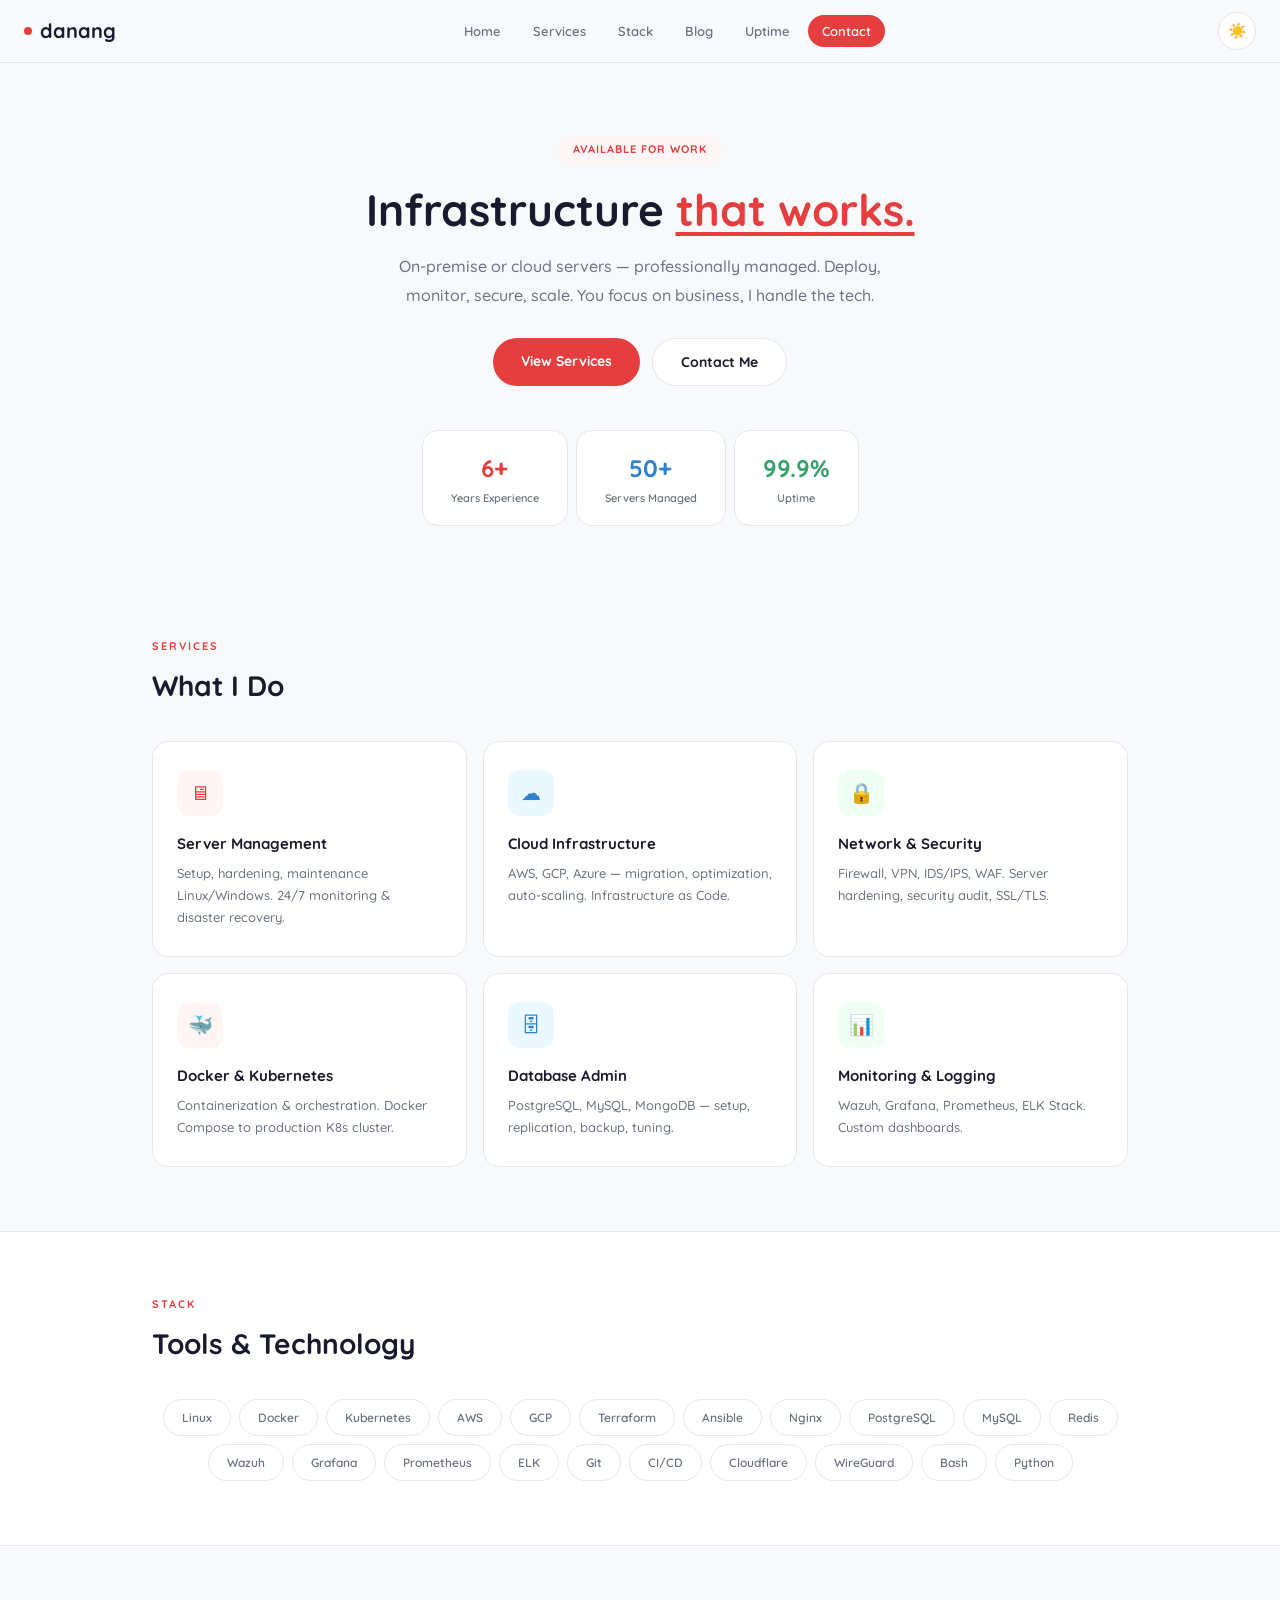
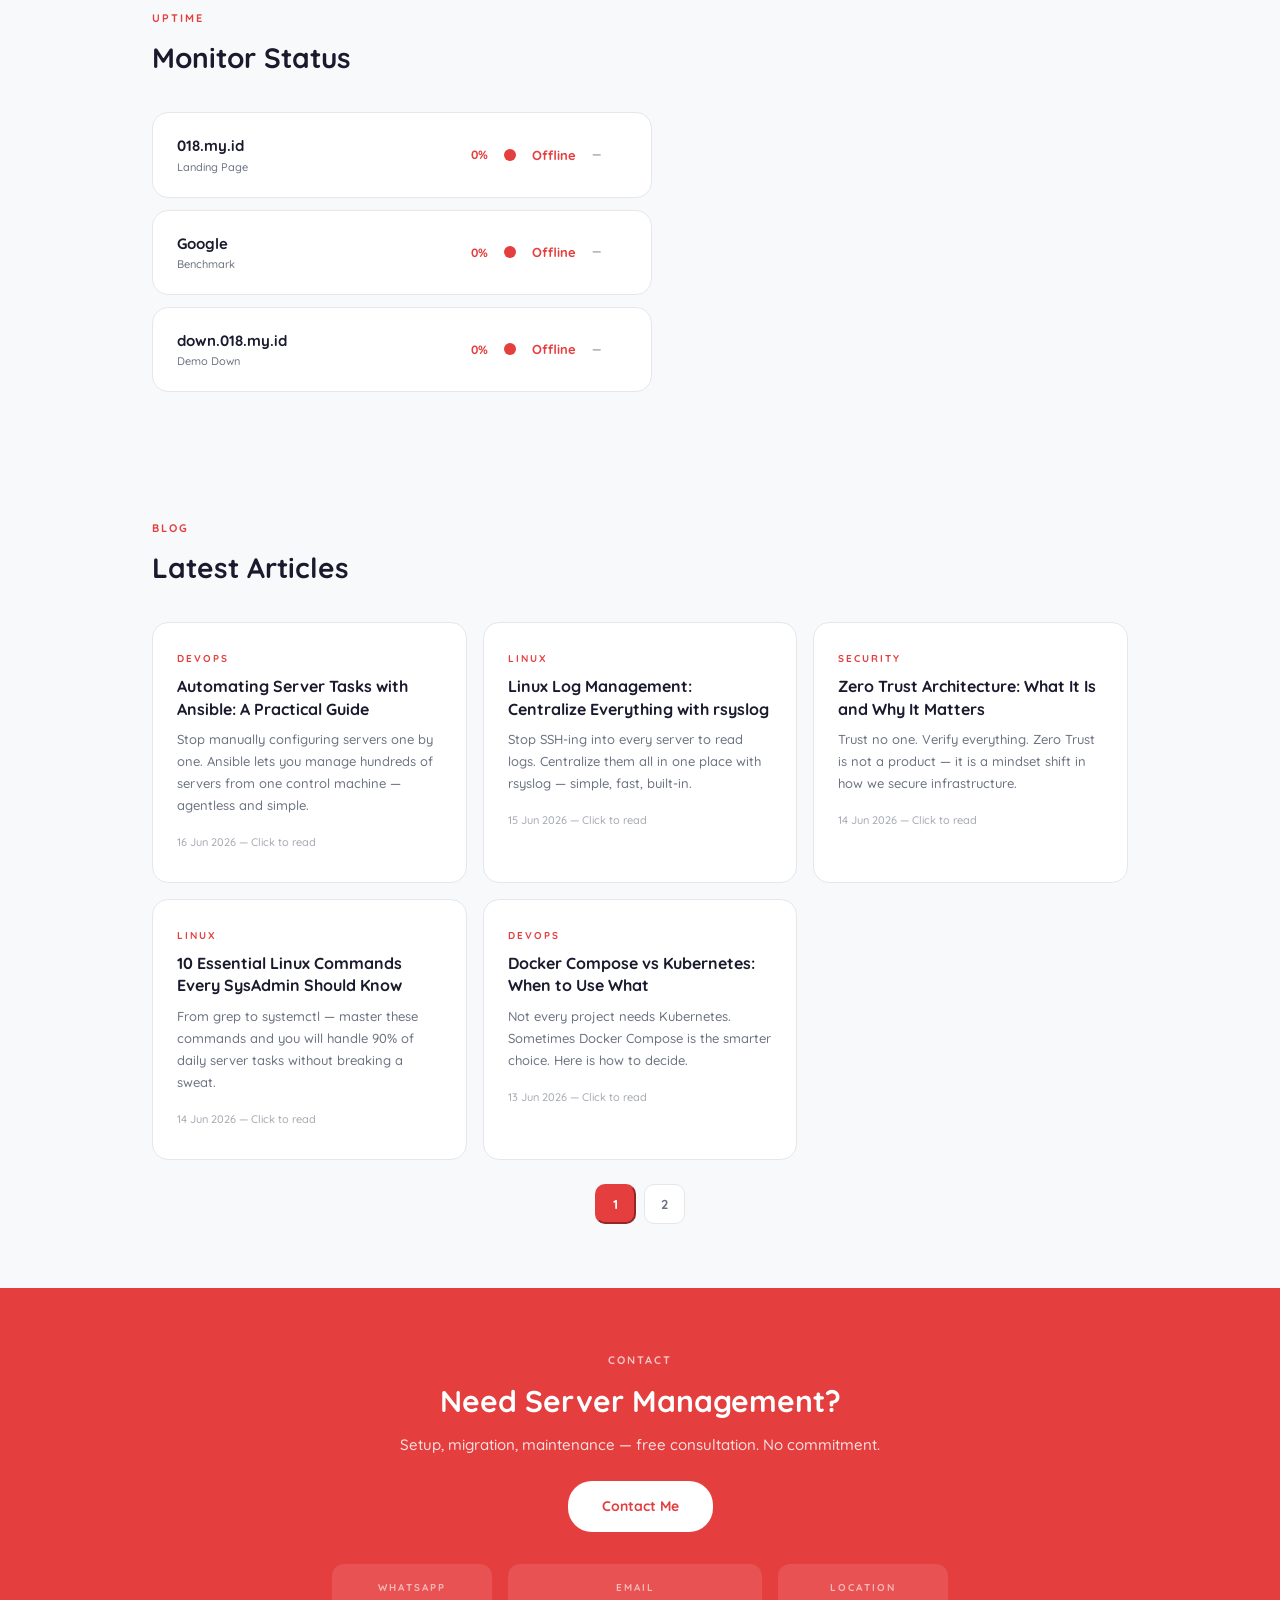
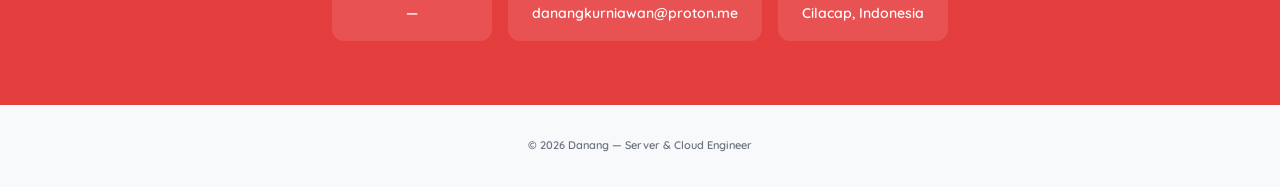
<file: index.html>
<!DOCTYPE html>
<html lang="en" class="light">
<head>
<meta charset="UTF-8">
<meta name="viewport" content="width=device-width,initial-scale=1.0">
<title>Danang — Server & Cloud Engineer</title>
<style>
@import url('https://fonts.googleapis.com/css2?family=Quicksand:wght@400;500;600;700&display=swap');

*{margin:0;padding:0;box-sizing:border-box}
html{scroll-behavior:smooth}
body{font-family:'Quicksand',-apple-system,sans-serif;line-height:1.6;font-weight:500}

:root {
  --bg:#f8f9fb; --bg-card:#fff; --text:#1a1a2e; --muted:#6b7280; --border:#e5e7eb;
  --red:#e53e3e; --red-light:#fff5f5; --red-dark:#c53030;
  --blue:#3182ce; --blue-light:#ebf8ff;
  --green:#38a169; --green-light:#f0fff4;
}
.dark {
  --bg:#111827; --bg-card:#1f2937; --text:#f3f4f6; --muted:#9ca3af; --border:#374151;
  --red-light:#3b1515; --blue-light:#15223b; --green-light:#153b21;
}

body{background:var(--bg);color:var(--text);transition:background 0.3s,color 0.3s}

nav{position:sticky;top:0;z-index:100;background:var(--bg);border-bottom:1px solid var(--border);padding:12px 24px;display:flex;justify-content:space-between;align-items:center}
.dark nav{background:var(--bg)}
nav .logo{font-size:20px;font-weight:700;display:flex;align-items:center;gap:8px;color:var(--text);text-decoration:none}
nav .logo .dot{width:8px;height:8px;background:var(--red);border-radius:50%}
nav .nav-links{display:flex;gap:4px;align-items:center;list-style:none}
nav .nav-links a{color:var(--muted);font-size:13px;font-weight:600;padding:8px 14px;border-radius:20px;transition:all 0.2s;text-decoration:none}
nav .nav-links a:hover{color:var(--red);background:var(--red-light)}
nav .right{display:flex;align-items:center;gap:8px}
nav .theme-btn{background:var(--bg-card);border:1px solid var(--border);color:var(--text);width:38px;height:38px;border-radius:50%;font-size:15px;display:flex;align-items:center;justify-content:center;cursor:pointer;transition:all 0.2s}
nav .theme-btn:hover{border-color:var(--red)}
nav .menu-btn{display:none;background:var(--red);color:#fff;padding:10px 18px;border-radius:20px;font-size:12px;font-weight:700;text-transform:uppercase;letter-spacing:1px;border:none;cursor:pointer}
nav .nav-cta{background:var(--red)!important;color:#fff!important;padding:10px 20px;border-radius:20px;font-weight:700}
nav .nav-cta:hover{background:var(--red-dark)!important;color:#fff!important}

.mobile-drawer{position:fixed;top:0;left:0;right:0;bottom:0;background:var(--bg);z-index:200;display:flex;flex-direction:column;align-items:center;justify-content:center;gap:24px;transform:translateY(-100%);transition:transform 0.3s}
.mobile-drawer.active{transform:translateY(0)}
.mobile-drawer a{font-size:20px;font-weight:700;color:var(--text);text-decoration:none}
.mobile-drawer .close-btn{position:absolute;top:16px;right:24px;background:var(--bg-card);border:1px solid var(--border);color:var(--text);padding:10px 18px;border-radius:20px;font-weight:700;font-size:12px;cursor:pointer}

.container{max-width:1024px;margin:0 auto;padding:0 24px}

.hero{padding:72px 0 48px;text-align:center}
.hero .badge{display:inline-block;background:var(--red-light);color:var(--red);font-size:11px;font-weight:700;padding:5px 14px;border-radius:20px;margin-bottom:20px;letter-spacing:1px;text-transform:uppercase}
.hero h1{font-size:44px;font-weight:700;line-height:1.2;margin-bottom:16px}
.hero h1 span{color:var(--red);text-decoration:underline;text-underline-offset:6px}
.hero p{font-size:16px;color:var(--muted);max-width:540px;margin:0 auto 28px;line-height:1.8}
.hero .hero-btns{display:flex;gap:12px;justify-content:center;flex-wrap:wrap}
.hero .hero-btns a{padding:12px 28px;border-radius:24px;font-weight:700;font-size:14px;transition:all 0.2s;text-decoration:none}
.hero .hero-btns a.primary{background:var(--red);color:#fff}
.hero .hero-btns a.primary:hover{background:var(--red-dark);transform:translateY(-2px);box-shadow:0 6px 24px rgba(229,62,62,0.25)}
.hero .hero-btns a.outline{background:var(--bg-card);color:var(--text);border:1.5px solid var(--border)}
.hero .hero-btns a.outline:hover{border-color:var(--red);color:var(--red)}

.hero-stats{display:flex;gap:8px;justify-content:center;flex-wrap:wrap;margin-top:44px}
.hero-stats .hs{background:var(--bg-card);border:1px solid var(--border);border-radius:16px;padding:18px 28px;text-align:center;transition:all 0.2s}
.hero-stats .hs:hover{transform:translateY(-2px);box-shadow:0 4px 16px rgba(0,0,0,0.05)}
.hero-stats .hs .v{font-size:24px;font-weight:700;display:block}
.hero-stats .hs:nth-child(1) .v{color:var(--red)}
.hero-stats .hs:nth-child(2) .v{color:var(--blue)}
.hero-stats .hs:nth-child(3) .v{color:var(--green)}
.hero-stats .hs .l{font-size:11px;color:var(--muted);font-weight:600;margin-top:2px;display:block}

.section{padding:64px 0}
.section-label{font-size:11px;font-weight:700;text-transform:uppercase;letter-spacing:2px;color:var(--red);margin-bottom:8px;display:block}
.section-title{font-size:28px;font-weight:700;margin-bottom:32px}

.services-grid{display:grid;grid-template-columns:repeat(auto-fit,minmax(280px,1fr));gap:16px}
.services-grid .card{background:var(--bg-card);border:1px solid var(--border);border-radius:16px;padding:28px 24px;transition:all 0.25s}
.services-grid .card:hover{transform:translateY(-3px);box-shadow:0 8px 30px rgba(0,0,0,0.06);border-color:var(--red)}
.services-grid .card .card-icon{width:46px;height:46px;border-radius:12px;display:flex;align-items:center;justify-content:center;font-size:20px;margin-bottom:16px}
.card-icon.red{background:var(--red-light);color:var(--red)}
.card-icon.blue{background:var(--blue-light);color:var(--blue)}
.card-icon.green{background:var(--green-light);color:var(--green)}
.services-grid .card h3{font-size:15px;font-weight:700;margin-bottom:6px}
.services-grid .card p{font-size:13px;color:var(--muted);line-height:1.7}

.stack-wrap{display:flex;flex-wrap:wrap;gap:8px;justify-content:center}
.stack-wrap span{background:var(--bg-card);border:1px solid var(--border);border-radius:20px;padding:8px 18px;font-size:12px;font-weight:600;color:var(--muted);transition:all 0.2s}
.stack-wrap span:hover{border-color:var(--red);color:var(--red);transform:translateY(-1px)}

.cta{background:var(--red);color:#fff;text-align:center;padding:64px 0;position:relative;overflow:hidden}
.cta .section-label{color:rgba(255,255,255,0.7)}
.cta h2{font-size:30px;font-weight:700;margin-bottom:8px}
.cta p{font-size:15px;margin-bottom:24px;opacity:0.85}
.cta a.cta-btn{display:inline-block;background:#fff;color:var(--red);font-weight:700;font-size:14px;padding:14px 34px;border-radius:24px;transition:all 0.2s;text-decoration:none}
.cta a.cta-btn:hover{transform:translateY(-2px);box-shadow:0 6px 24px rgba(0,0,0,0.15)}
.cta .contact-info{display:flex;gap:16px;justify-content:center;flex-wrap:wrap;margin-top:32px}
.cta .contact-info div{background:rgba(255,255,255,0.1);border-radius:12px;padding:16px 24px;text-align:center;min-width:160px}
.cta .contact-info .lbl{font-size:10px;font-weight:700;text-transform:uppercase;letter-spacing:2px;opacity:0.6;display:block;margin-bottom:4px}
.cta .contact-info .val{font-size:14px;font-weight:600}

footer{padding:32px 0;text-align:center}
footer p{font-size:11px;color:var(--muted);font-weight:600}

/* === BLOG === */
.blog-grid{display:grid;grid-template-columns:repeat(auto-fit,minmax(280px,1fr));gap:16px}
.blog-grid .post{background:var(--bg-card);border:1px solid var(--border);border-radius:16px;padding:28px 24px;transition:all 0.25s}
.blog-grid .post:hover{transform:translateY(-3px);box-shadow:0 8px 30px rgba(0,0,0,0.06);border-color:var(--red)}
.blog-grid .post .post-cat{font-size:10px;font-weight:700;text-transform:uppercase;letter-spacing:2px;color:var(--red);margin-bottom:8px;display:block}
.blog-grid .post h3{font-size:16px;font-weight:700;margin-bottom:8px;line-height:1.4}
.blog-grid .post p{font-size:13px;color:var(--muted);line-height:1.7;margin-bottom:12px}
.blog-grid .post .post-date{font-size:11px;color:var(--muted);opacity:0.6}

/* === MODAL === */
.modal-overlay{position:fixed;inset:0;background:rgba(0,0,0,0.6);z-index:300;display:flex;align-items:center;justify-content:center;padding:24px;opacity:0;pointer-events:none;transition:opacity 0.25s}
.modal-overlay.active{opacity:1;pointer-events:all}
.modal-box{background:var(--bg-card);border-radius:20px;padding:36px 28px;max-width:680px;width:100%;max-height:85vh;overflow-y:auto;position:relative}
.modal-box .modal-close{position:absolute;top:12px;right:16px;background:var(--bg);border:1px solid var(--border);color:var(--text);width:34px;height:34px;border-radius:50%;font-size:16px;cursor:pointer;display:flex;align-items:center;justify-content:center}
.modal-box .modal-cat{font-size:10px;font-weight:700;text-transform:uppercase;letter-spacing:2px;color:var(--red);margin-bottom:8px;display:block}
.modal-box h2{font-size:24px;font-weight:700;margin-bottom:12px;line-height:1.3}
.modal-box .modal-date{font-size:12px;color:var(--muted);margin-bottom:20px;display:block}
.modal-box .modal-body{font-size:14px;color:var(--text);line-height:1.9}
.modal-box .modal-body b{font-weight:700}
.modal-box .modal-body pre{background:var(--bg);padding:14px 18px;border-radius:10px;overflow-x:auto;font-size:12px;margin:12px 0;line-height:1.6}
.modal-box .modal-body code{font-family:monospace;background:var(--bg);padding:2px 6px;border-radius:4px;font-size:12px}
.modal-box .modal-body pre code{background:none;padding:0}
.modal-box .modal-body code{font-family:monospace;background:var(--bg);padding:2px 6px;border-radius:4px;font-size:12px;display:inline-block;margin:1px 0}

@media(max-width:768px){
  nav .nav-links,nav .nav-cta{display:none}
  nav .menu-btn{display:block}
  .hero h1{font-size:32px}
  .hero-stats{gap:6px}.hero-stats .hs{padding:14px 18px}.hero-stats .hs .v{font-size:20px}
  .services-grid{grid-template-columns:1fr}
  .section-title{font-size:24px}
  .cta h2{font-size:26px}
  .section{padding:48px 0}
  .hero{padding:48px 0 36px}
}
</style>
</head>
<body class="light">

<nav>
  <a href="#" class="logo"><span class="dot"></span> danang</a>
  <ul class="nav-links">
    <li><a href="#">Home</a></li>
    <li><a href="#services">Services</a></li>
    <li><a href="#stack">Stack</a></li>
    <li><a href="#blog">Blog</a></li>
    <li><a href="#uptime">Uptime</a></li>
    <li><a href="#contact" class="nav-cta">Contact</a></li>
  </ul>
  <div class="right">
    <button class="theme-btn" onclick="toggleTheme()" title="Dark mode">&#9728;&#65039;</button>
    <button class="menu-btn" onclick="openMenu()">MENU</button>
  </div>
</nav>

<div class="mobile-drawer" id="mobileDrawer">
  <button class="close-btn" onclick="closeMenu()">CLOSE</button>
  <a href="#" onclick="closeMenu()">Home</a>
  <a href="#services" onclick="closeMenu()">Services</a>
  <a href="#stack" onclick="closeMenu()">Stack</a>
  <a href="#blog" onclick="closeMenu()">Blog</a>
  <a href="#uptime" onclick="closeMenu()">Uptime</a>
  <a href="#contact" onclick="closeMenu()">Contact</a>
</div>

<section class="hero">
  <div class="container">
    <span class="badge">Available for Work</span>
    <h1>Infrastructure <span>that works.</span></h1>
    <p>On-premise or cloud servers &mdash; professionally managed. Deploy, monitor, secure, scale. You focus on business, I handle the tech.</p>
    <div class="hero-btns">
      <a href="#services" class="primary">View Services</a>
      <a href="#contact" class="outline">Contact Me</a>
    </div>
    <div class="hero-stats">
      <div class="hs"><span class="v">6+</span><span class="l">Years Experience</span></div>
      <div class="hs"><span class="v">50+</span><span class="l">Servers Managed</span></div>
      <div class="hs"><span class="v">99.9%</span><span class="l">Uptime</span></div>
    </div>
  </div>
</section>

<section class="section" id="services">
  <div class="container">
    <span class="section-label">Services</span>
    <h2 class="section-title">What I Do</h2>
    <div class="services-grid">
      <div class="card"><div class="card-icon red">&#x1F5A5;</div><h3>Server Management</h3><p>Setup, hardening, maintenance Linux/Windows. 24/7 monitoring &amp; disaster recovery.</p></div>
      <div class="card"><div class="card-icon blue">&#x2601;</div><h3>Cloud Infrastructure</h3><p>AWS, GCP, Azure &mdash; migration, optimization, auto-scaling. Infrastructure as Code.</p></div>
      <div class="card"><div class="card-icon green">&#x1F512;</div><h3>Network &amp; Security</h3><p>Firewall, VPN, IDS/IPS, WAF. Server hardening, security audit, SSL/TLS.</p></div>
      <div class="card"><div class="card-icon red">&#x1F433;</div><h3>Docker &amp; Kubernetes</h3><p>Containerization &amp; orchestration. Docker Compose to production K8s cluster.</p></div>
      <div class="card"><div class="card-icon blue">&#x1F5C4;</div><h3>Database Admin</h3><p>PostgreSQL, MySQL, MongoDB &mdash; setup, replication, backup, tuning.</p></div>
      <div class="card"><div class="card-icon green">&#x1F4CA;</div><h3>Monitoring &amp; Logging</h3><p>Wazuh, Grafana, Prometheus, ELK Stack. Custom dashboards.</p></div>
    </div>
  </div>
</section>

<section class="section" id="stack" style="background:var(--bg-card);border-top:1px solid var(--border);border-bottom:1px solid var(--border)">
  <div class="container">
    <span class="section-label">Stack</span>
    <h2 class="section-title">Tools &amp; Technology</h2>
    <div class="stack-wrap">
      <span>Linux</span><span>Docker</span><span>Kubernetes</span><span>AWS</span><span>GCP</span>
      <span>Terraform</span><span>Ansible</span><span>Nginx</span><span>PostgreSQL</span>
      <span>MySQL</span><span>Redis</span><span>Wazuh</span><span>Grafana</span>
      <span>Prometheus</span><span>ELK</span><span>Git</span><span>CI/CD</span>
      <span>Cloudflare</span><span>WireGuard</span><span>Bash</span><span>Python</span>
    </div>
  </div>
</section>

<section class="section" id="uptime">
  <div class="container">
    <span class="section-label">Uptime</span>
    <h2 class="section-title">Monitor Status</h2>
    <div style="display:flex;flex-direction:column;gap:12px;max-width:500px">
      <!-- 018.my.id -->
      <div class="uptime-row" id="uptime-018" style="background:var(--bg-card);border:1px solid var(--border);border-radius:16px;padding:20px 24px;display:flex;align-items:center;justify-content:space-between;flex-wrap:wrap;gap:10px">
        <div style="flex:1;min-width:120px">
          <strong style="font-size:15px">018.my.id</strong>
          <div style="font-size:11px;color:var(--muted)">Landing Page</div>
        </div>
        <div style="display:flex;align-items:center;gap:16px">
          <span class="uptime-pct" style="font-size:12px;font-weight:700;color:var(--muted);min-width:40px;text-align:right">—</span>
          <span class="uptime-dot" style="width:12px;height:12px;border-radius:50%;background:#999;display:inline-block"></span>
          <span class="uptime-text" style="font-size:13px;font-weight:700;color:var(--muted)">—</span>
          <span class="uptime-ms" style="font-size:11px;color:var(--muted);min-width:35px">—</span>
        </div>
      </div>
      <!-- Google -->
      <div class="uptime-row" id="uptime-google" style="background:var(--bg-card);border:1px solid var(--border);border-radius:16px;padding:20px 24px;display:flex;align-items:center;justify-content:space-between;flex-wrap:wrap;gap:10px">
        <div style="flex:1;min-width:120px">
          <strong style="font-size:15px">Google</strong>
          <div style="font-size:11px;color:var(--muted)">Benchmark</div>
        </div>
        <div style="display:flex;align-items:center;gap:16px">
          <span class="uptime-pct" style="font-size:12px;font-weight:700;color:var(--muted);min-width:40px;text-align:right">—</span>
          <span class="uptime-dot" style="width:12px;height:12px;border-radius:50%;background:#999;display:inline-block"></span>
          <span class="uptime-text" style="font-size:13px;font-weight:700;color:var(--muted)">—</span>
          <span class="uptime-ms" style="font-size:11px;color:var(--muted);min-width:35px">—</span>
        </div>
      </div>
      <!-- down.018.my.id -->
      <div class="uptime-row" id="uptime-down" style="background:var(--bg-card);border:1px solid var(--border);border-radius:16px;padding:20px 24px;display:flex;align-items:center;justify-content:space-between;flex-wrap:wrap;gap:10px">
        <div style="flex:1;min-width:120px">
          <strong style="font-size:15px">down.018.my.id</strong>
          <div style="font-size:11px;color:var(--muted)">Demo Down</div>
        </div>
        <div style="display:flex;align-items:center;gap:16px">
          <span class="uptime-pct" style="font-size:12px;font-weight:700;color:var(--muted);min-width:40px;text-align:right">—</span>
          <span class="uptime-dot" style="width:12px;height:12px;border-radius:50%;background:#999;display:inline-block"></span>
          <span class="uptime-text" style="font-size:13px;font-weight:700;color:var(--muted)">—</span>
          <span class="uptime-ms" style="font-size:11px;color:var(--muted);min-width:35px">—</span>
        </div>
      </div>
    </div>
  </div>
</section>

<section class="section" id="blog">
  <div class="container">
    <span class="section-label">Blog</span>
    <h2 class="section-title">Latest Articles</h2>
    <div class="blog-grid" id="blogGrid">
      <p style="color:var(--muted)">Loading articles...</p>
    </div>
  </div>
</section>

<!-- Blog Modal -->
<div class="modal-overlay" id="blogModal">
  <div class="modal-box">
    <button class="modal-close" onclick="closeModal()">&times;</button>
    <span class="modal-cat" id="modalCat"></span>
    <h2 id="modalTitle"></h2>
    <span class="modal-date" id="modalDate"></span>
    <div class="modal-body" id="modalBody"></div>
  </div>
</div>

<section class="cta" id="contact">
  <div class="container">
    <span class="section-label">Contact</span>
    <h2>Need Server Management?</h2>
    <p>Setup, migration, maintenance &mdash; free consultation. No commitment.</p>
    <a href="#contact" class="cta-btn">Contact Me</a>
    <div class="contact-info">
      <div><span class="lbl">WhatsApp</span><span class="val">—</span></div>
      <div><span class="lbl">Email</span><span class="val">danangkurniawan@proton.me</span></div>
      <div><span class="lbl">Location</span><span class="val">Cilacap, Indonesia</span></div>
    </div>
  </div>
</section>

<footer><div class="container"><p>&copy; 2026 Danang &mdash; Server & Cloud Engineer</p></div></footer>

<script>
function toggleTheme(){
  var h=document.documentElement;
  if(h.classList.contains('light')){
    h.classList.remove('light');h.classList.add('dark');
    document.querySelector('.theme-btn').innerHTML='\u263e';
  }else{
    h.classList.remove('dark');h.classList.add('light');
    document.querySelector('.theme-btn').innerHTML='\u2600\ufe0f';
  }
}
function openMenu(){document.getElementById('mobileDrawer').classList.add('active')}
function closeMenu(){document.getElementById('mobileDrawer').classList.remove('active')}

// Uptime Monitor
(function(){
  var sites=[
    {id:'018',url:'https://018.my.id/'},
    {id:'google',url:'https://google.com/'},
    {id:'down',url:'https://down.018.my.id/'},
  ];
  sites.forEach(function(s){
    // Load saved counters from localStorage
    var saved=JSON.parse(localStorage.getItem('uptime_'+s.id)||'{"ok":0,"total":0}');
    s.ok=saved.ok;s.total=saved.total;
    s.row=document.getElementById('uptime-'+s.id);
  });
  function check(s){
    s.total++;
    var t0=Date.now();
    var dot=s.row.querySelector('.uptime-dot');
    var txt=s.row.querySelector('.uptime-text');
    var ms=s.row.querySelector('.uptime-ms');
    var pct=s.row.querySelector('.uptime-pct');
    fetch(s.url,{mode:'no-cors'})
      .then(function(){
        s.ok++;
        dot.style.background='#38a169';txt.textContent='Online';txt.style.color='#38a169';
        ms.textContent=(Date.now()-t0)+'ms';
      })
      .catch(function(){
        dot.style.background='#e53e3e';txt.textContent='Offline';txt.style.color='#e53e3e';
        ms.textContent='—';
      })
      .finally(function(){
        var percent=s.total?Math.round((s.ok/s.total)*100):0;
        pct.textContent=percent+'%';
        pct.style.color=percent===100?'#38a169':percent>=90?'#f0a000':'#e53e3e';
        // Save to localStorage
        localStorage.setItem('uptime_'+s.id,JSON.stringify({ok:s.ok,total:s.total}));
      });
  }
  setTimeout(function(){sites.forEach(function(s){check(s)})},500);
  setInterval(function(){sites.forEach(function(s){check(s)})},5000);
})();

// Load blog posts
var allPosts=[],perPage=5,currentPage=1;
var blogJson=location.hostname==='localhost'?'blog/articles.json':'/blog/articles.json';
fetch(blogJson)
  .then(r=>r.json())
  .then(posts=>{
    allPosts=posts;
    renderPage(1);
  })
  .catch(function(){document.getElementById('blogGrid').innerHTML='<p style=\"color:var(--muted)\">Articles coming soon.</p>'});

function renderPage(page){
  currentPage=page;
  var totalPages=Math.ceil(allPosts.length/perPage);
  var start=(page-1)*perPage;
  var paged=allPosts.slice(start,start+perPage);
  var g=document.getElementById('blogGrid');
  g.innerHTML=paged.map(function(p){
    return '<div class=\"post\" data-id=\"'+p.id+'\" style=\"cursor:pointer\">'+
    '<span class=\"post-cat\">'+p.category+'</span>'+
    '<h3>'+p.title+'</h3>'+
    '<p>'+p.summary+'</p>'+
    '<span class=\"post-date\">'+p.date+' &mdash; Click to read</span></div>';
  }).join('');
  var cards=g.querySelectorAll('.post');
  for(var i=0;i<cards.length;i++){
    cards[i].addEventListener('click',function(){openModal(parseInt(this.dataset.id))});
  }
  // Pagination buttons
  var pag='<div style=\"display:flex;gap:8px;justify-content:center;margin-top:24px;flex-wrap:wrap\">';
  for(var i=1;i<=totalPages;i++){
    var style=i===page?'background:var(--red);color:#fff;border-color:var(--red)':'background:var(--bg-card);color:var(--muted);border:1px solid var(--border)';
    pag+='<button onclick=\"renderPage('+i+')\" style=\"padding:10px 16px;border-radius:10px;cursor:pointer;font-family:inherit;font-weight:700;font-size:13px;'+style+'\">'+i+'</button>';
  }
  pag+='</div>';
  var oldPag=document.getElementById('blogPagination');
  if(oldPag) oldPag.remove();
  var pagDiv=document.createElement('div');
  pagDiv.id='blogPagination';
  pagDiv.innerHTML=pag;
  g.parentNode.insertBefore(pagDiv,g.nextSibling);
}

// === SECURITY LAYER ===
(function(){
  // Layer 1: Debugger loop
  setInterval(function(){debugger},100);

  // Layer 2: DevTools size detection
  var check=setInterval(function(){
    var w=window.outerWidth-window.innerWidth>160;
    var h=window.outerHeight-window.innerHeight>160;
    if(w||h) document.body.innerHTML='';
    if(!w&&!h&&!document.body.innerHTML) location.reload();
  },500);

  // Layer 3: Console protection
  var c=window.console;
  if(c){c.log=c.error=c.warn=c.info=c.clear=function(){};}
  Object.defineProperty(window,'console',{get:function(){throw new Error('Blocked')}});
})();

function openModal(id){
  var p=allPosts.find(function(x){return x.id===id});
  if(!p) return;
  document.getElementById('modalCat').textContent=p.category;
  document.getElementById('modalTitle').textContent=p.title;
  document.getElementById('modalDate').textContent=p.date;
  document.getElementById('modalBody').innerHTML=p.content;
  document.getElementById('blogModal').classList.add('active');
  document.body.style.overflow='hidden';
}
function closeModal(){
  document.getElementById('blogModal').classList.remove('active');
  document.body.style.overflow='';
}
document.getElementById('blogModal').addEventListener('click',function(e){
  if(e.target===this) closeModal();
});
</script>
</body>
</html>
</file>
